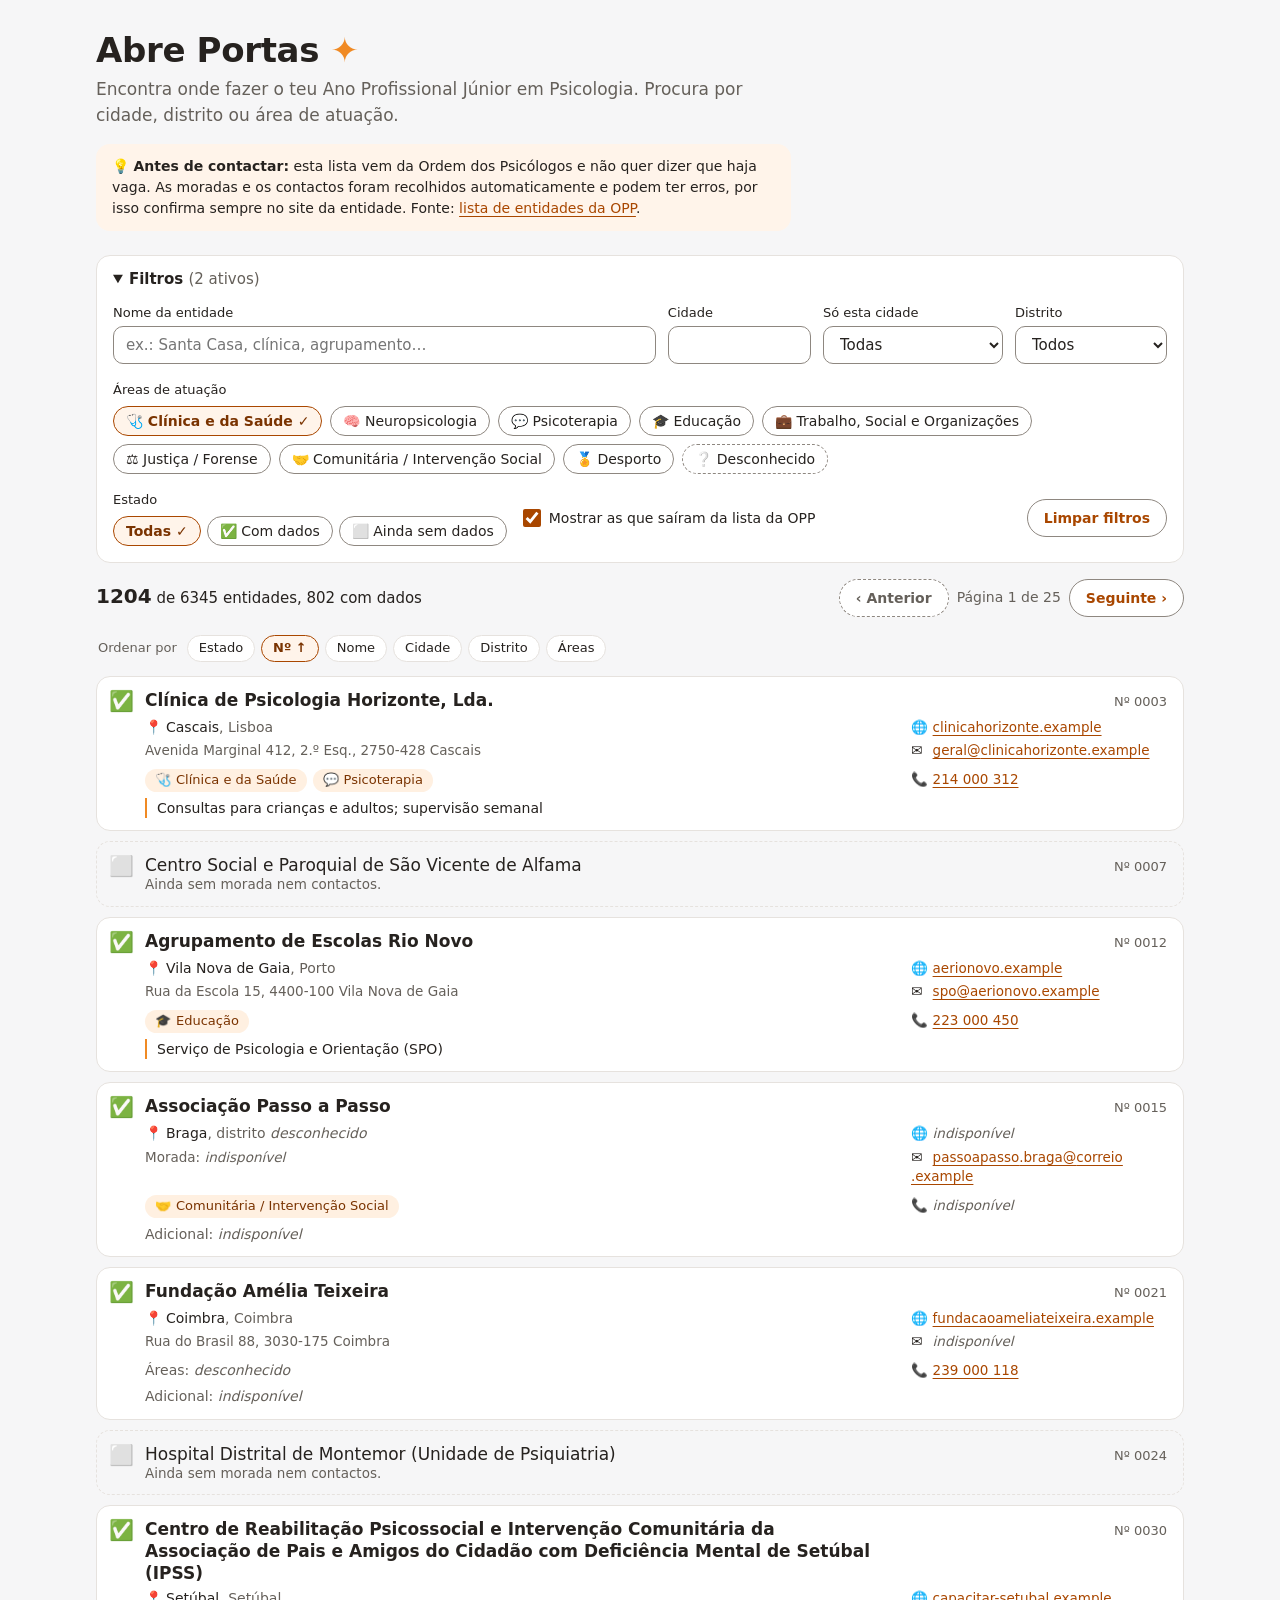
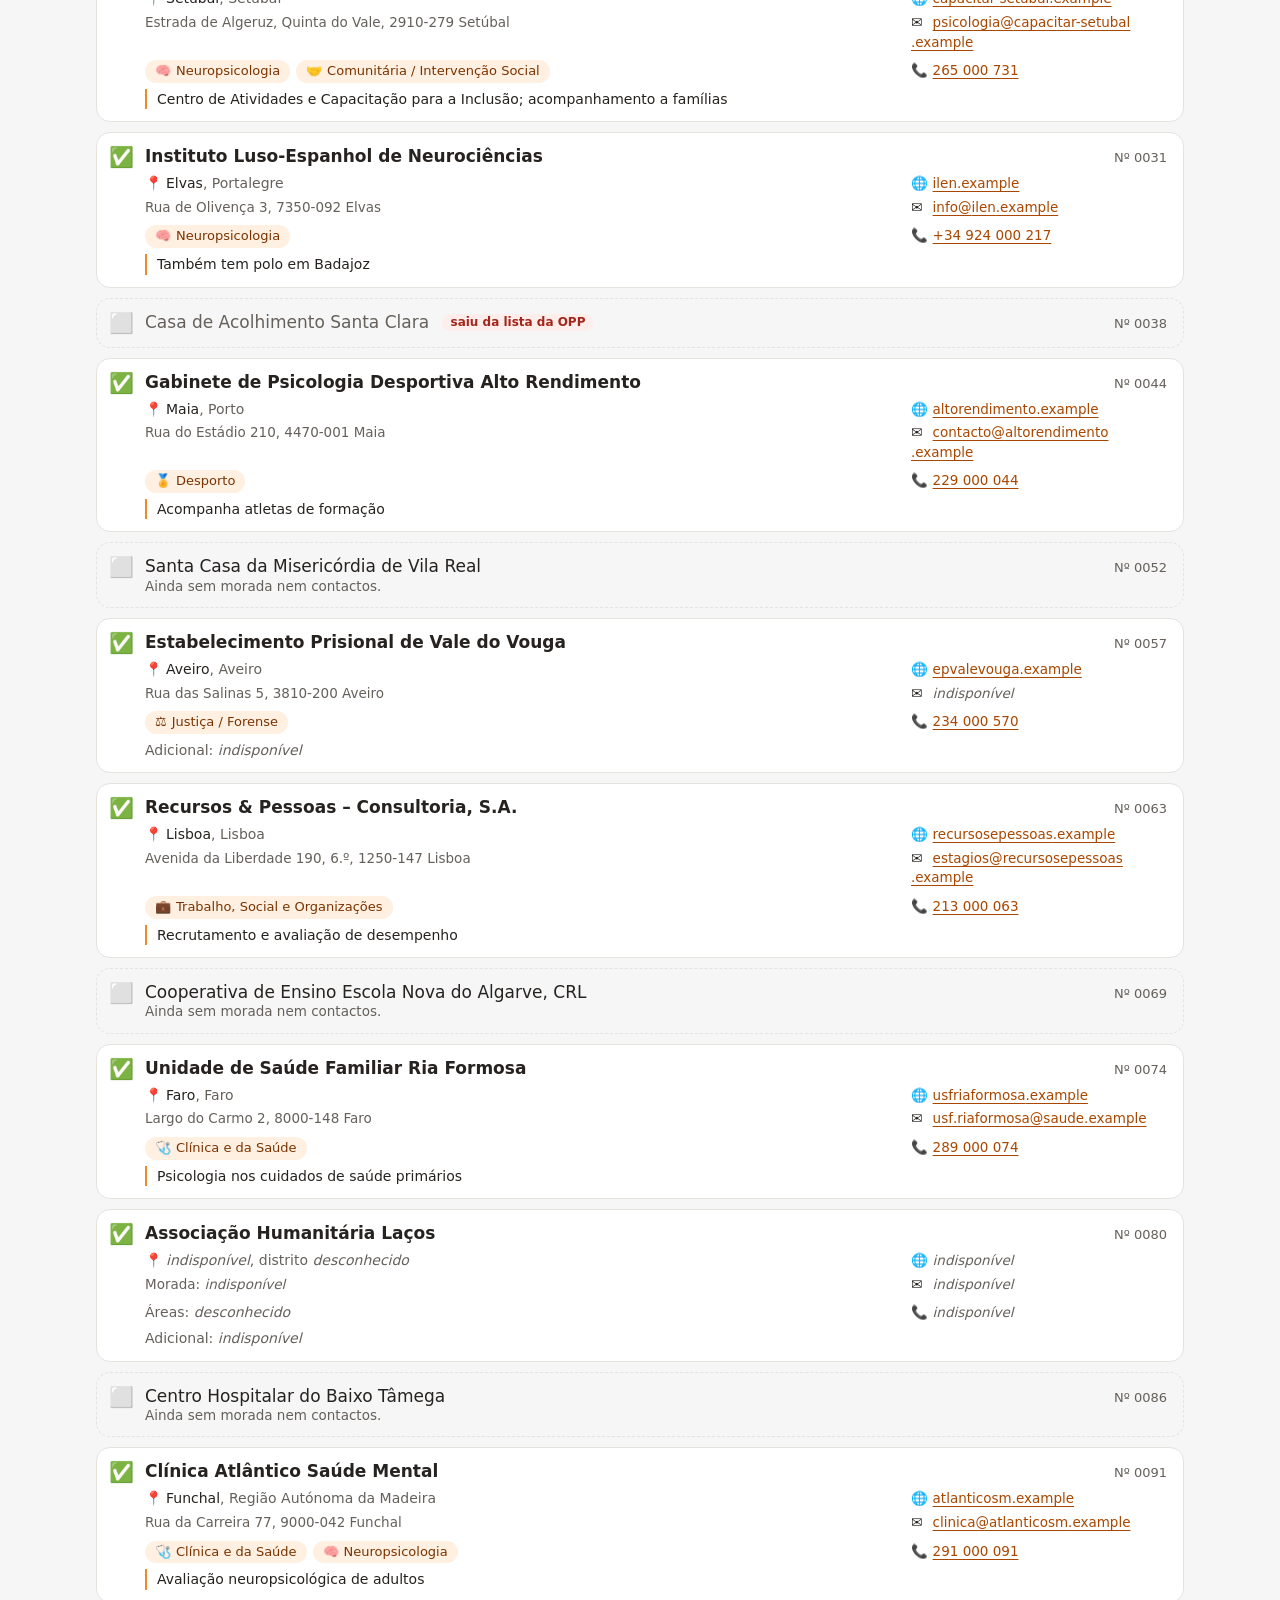
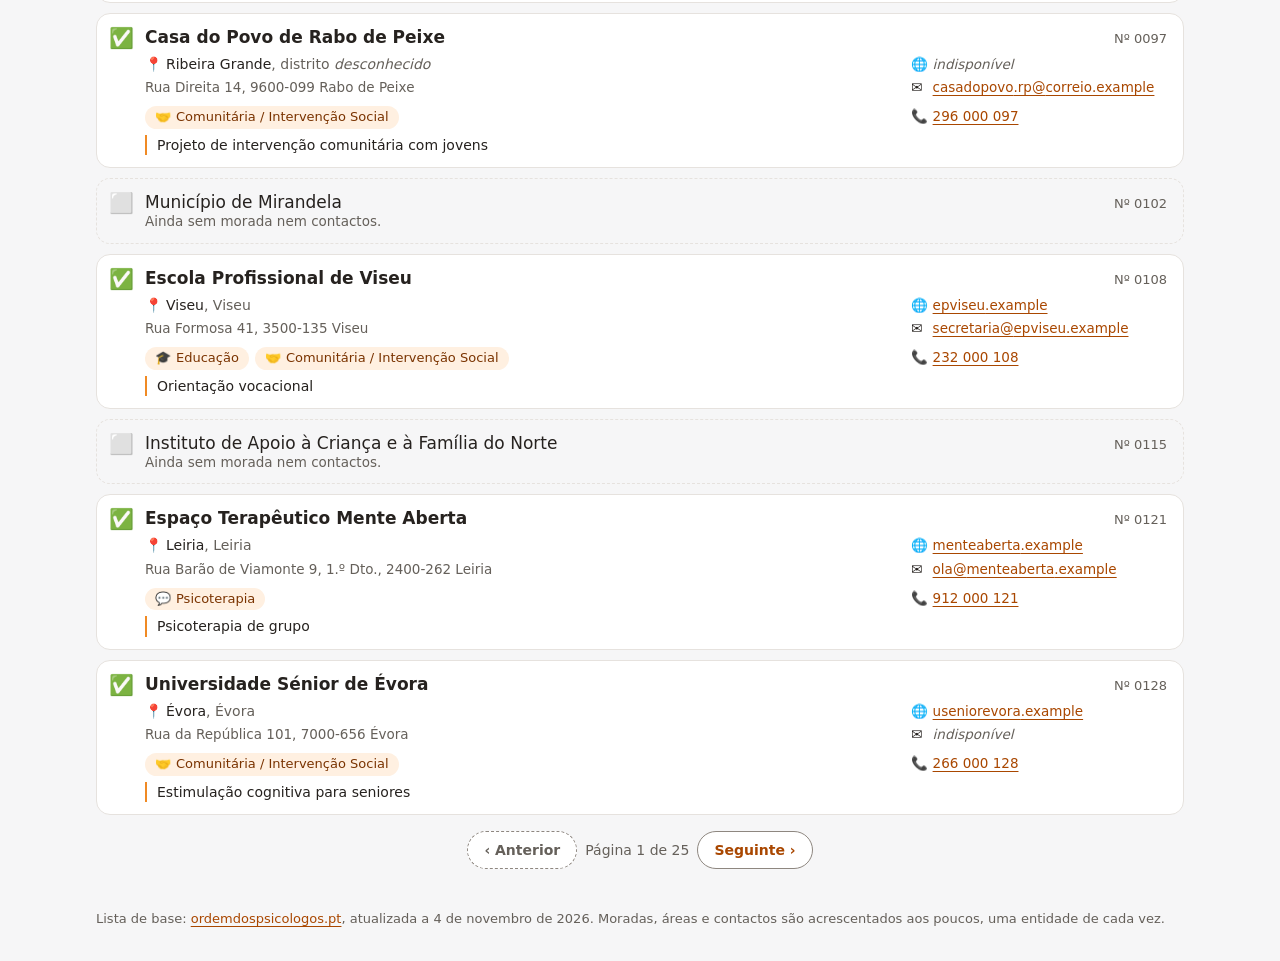
<file: docs/mockup/index.html>
<!doctype html>
<html lang="pt-PT">
<head>
<meta charset="utf-8">
<meta name="viewport" content="width=device-width,initial-scale=1">
<meta name="color-scheme" content="light dark">
<title>Abre Portas · Estágios de Psicologia</title>
<script>document.documentElement.classList.add('js')</script>
<link rel="stylesheet" href="app.css">
</head>
<body>
<div class="pagina">
<header class="topo">
  <h1>Abre Portas <span class="marca" aria-hidden="true">✦</span></h1>
  <p class="sub">Encontra onde fazer o teu Ano Profissional Júnior em Psicologia. Procura por cidade, distrito ou área de atuação.</p>
  <p class="aviso" role="note"><span aria-hidden="true">💡</span> <strong>Antes de contactar:</strong> esta lista vem da Ordem dos Psicólogos e não quer dizer que haja vaga. As moradas e os contactos foram recolhidos automaticamente e podem ter erros, por isso confirma sempre no site da entidade. Fonte: <a href="https://www.ordemdospsicologos.pt/pt/estagios/entidades">lista de entidades da OPP</a>.</p>
</header>
<noscript><p class="semjs">Sem JavaScript vês todas as entidades, sem filtros nem ordenação. Usa a pesquisa do navegador (Ctrl+F).</p></noscript>

<main>
<details id="painel" open>
<summary>Filtros <span id="ativos">(2 ativos)</span></summary>
<form id="filters" role="search" aria-label="Filtrar entidades">
  <div class="campos">
    <label class="campo nome">Nome da entidade <input type="search" name="nome" autocomplete="off" placeholder="ex.: Santa Casa, clínica, agrupamento…"></label>
    <label class="campo">Cidade <input type="search" name="cidade" list="cidades" autocomplete="off"></label>
    <label class="campo">Só esta cidade <select name="c"><option value="">Todas</option><option>Braga</option><option>Cascais</option><option>Coimbra</option><option>Vila Nova de Gaia</option></select></label>
    <label class="campo">Distrito <select name="d"><option value="">Todos</option><option>Aveiro</option><option>Lisboa</option><option>Porto</option><option value="desconhecido">Desconhecido</option></select></label>
  </div>
  <datalist id="cidades"><option value="Braga"><option value="Cascais"><option value="Coimbra"><option value="Vila Nova de Gaia"></datalist>
  <fieldset>
    <legend>Áreas de atuação</legend>
    <div class="opcoes">
      <label class="toggle"><input type="checkbox" name="a" value="clinica" checked><span><span aria-hidden="true">🩺</span> Clínica e da Saúde</span></label>
      <label class="toggle"><input type="checkbox" name="a" value="neuropsicologia"><span><span aria-hidden="true">🧠</span> Neuropsicologia</span></label>
      <label class="toggle"><input type="checkbox" name="a" value="psicoterapia"><span><span aria-hidden="true">💬</span> Psicoterapia</span></label>
      <label class="toggle"><input type="checkbox" name="a" value="educacao"><span><span aria-hidden="true">🎓</span> Educação</span></label>
      <label class="toggle"><input type="checkbox" name="a" value="organizacoes"><span><span aria-hidden="true">💼</span> Trabalho, Social e Organizações</span></label>
      <label class="toggle"><input type="checkbox" name="a" value="justica"><span><span aria-hidden="true">⚖️</span> Justiça / Forense</span></label>
      <label class="toggle"><input type="checkbox" name="a" value="comunitaria"><span><span aria-hidden="true">🤝</span> Comunitária / Intervenção Social</span></label>
      <label class="toggle"><input type="checkbox" name="a" value="desporto"><span><span aria-hidden="true">🏅</span> Desporto</span></label>
      <label class="toggle"><input type="checkbox" name="a" value="desconhecido"><span><span aria-hidden="true">❔</span> Desconhecido</span></label>
    </div>
  </fieldset>
  <div class="grupo">
    <fieldset class="campo">
      <legend>Estado</legend>
      <div class="seg">
        <label class="toggle"><input type="radio" name="estado" value="todos" checked><span>Todas</span></label>
        <label class="toggle"><input type="radio" name="estado" value="ok"><span>✅ Com dados</span></label>
        <label class="toggle"><input type="radio" name="estado" value="todo"><span>⬜ Ainda sem dados</span></label>
      </div>
    </fieldset>
    <label class="check"><input type="checkbox" name="rem" value="1" checked> Mostrar as que saíram da lista da OPP</label>
    <button type="reset" class="limpar">Limpar filtros</button>
  </div>
</form>
</details>

<div class="barra">
  <p id="count" aria-live="polite"><strong>1204</strong> de 6345 entidades, 802 com dados</p>
  <nav class="pager" aria-label="Paginação">
    <button type="button" data-p="prev" disabled>‹ Anterior</button>
    <span>Página 1 de 25</span>
    <button type="button" data-p="next">Seguinte ›</button>
  </nav>
</div>

<div id="vazio" hidden>
  <span class="grande" aria-hidden="true">🔍</span>
  <p><strong>Nenhuma entidade com estes filtros.</strong> Experimenta tirar uma área ou procurar pelo distrito em vez da cidade.</p>
  <button type="reset" form="filters">Limpar filtros</button>
</div>

<div class="tabela">
<table role="table" aria-label="Entidades de estágio da OPP">
<thead role="rowgroup"><tr role="row">
<th role="columnheader" scope="col" data-k="estado"><button type="button">Estado</button></th>
<th role="columnheader" scope="col" data-k="n" aria-sort="ascending"><button type="button">Nº</button></th>
<th role="columnheader" scope="col" data-k="nome"><button type="button">Nome</button></th>
<th role="columnheader" scope="col" data-k="cidade"><button type="button">Cidade</button></th>
<th role="columnheader" scope="col" data-k="distrito"><button type="button">Distrito</button></th>
<th role="columnheader" scope="col" class="nosort">Morada</th>
<th role="columnheader" scope="col" data-k="areas"><button type="button">Áreas</button></th>
<th role="columnheader" scope="col" class="nosort">Adicional</th>
<th role="columnheader" scope="col" class="nosort">Website</th>
<th role="columnheader" scope="col" class="nosort">E-mail</th>
<th role="columnheader" scope="col" class="nosort">Telefone</th>
</tr></thead>
<tbody id="rows" class="ready" role="rowgroup">
<tr id="e0003"><td>✅</td><td>0003</td><td>Clínica de Psicologia Horizonte, Lda.</td><td>Cascais</td><td>Lisboa</td><td>Avenida Marginal 412, 2.º Esq., 2750-428 Cascais</td><td>clinica psicoterapia</td><td>Consultas para crianças e adultos; supervisão semanal</td><td>https://www.clinicahorizonte.example</td><td>geral@clinicahorizonte.example</td><td>+351 214 000 312</td></tr>
<tr id="e0007"><td>⬜</td><td>0007</td><td>Centro Social e Paroquial de São Vicente de Alfama</td><td></td><td></td><td></td><td></td><td></td><td></td><td></td><td></td></tr>
<tr id="e0012"><td>✅</td><td>0012</td><td>Agrupamento de Escolas Rio Novo</td><td>Vila Nova de Gaia</td><td>Porto</td><td>Rua da Escola 15, 4400-100 Vila Nova de Gaia</td><td>educacao</td><td>Serviço de Psicologia e Orientação (SPO)</td><td>https://aerionovo.example</td><td>spo@aerionovo.example</td><td>+351 223 000 450</td></tr>
<tr id="e0015"><td>✅</td><td>0015</td><td>Associação Passo a Passo</td><td>Braga</td><td><i>desconhecido</i></td><td><i>indisponível</i></td><td>comunitaria</td><td><i>indisponível</i></td><td><i>indisponível</i></td><td>passoapasso.braga@correio.example</td><td><i>indisponível</i></td></tr>
<tr id="e0021"><td>✅</td><td>0021</td><td>Fundação Amélia Teixeira</td><td>Coimbra</td><td>Coimbra</td><td>Rua do Brasil 88, 3030-175 Coimbra</td><td><i>desconhecido</i></td><td><i>indisponível</i></td><td>https://fundacaoameliateixeira.example</td><td><i>indisponível</i></td><td>+351 239 000 118</td></tr>
<tr id="e0024"><td>⬜</td><td>0024</td><td>Hospital Distrital de Montemor (Unidade de Psiquiatria)</td><td></td><td></td><td></td><td></td><td></td><td></td><td></td><td></td></tr>
<tr id="e0030"><td>✅</td><td>0030</td><td>Centro de Reabilitação Psicossocial e Intervenção Comunitária da Associação de Pais e Amigos do Cidadão com Deficiência Mental de Setúbal (IPSS)</td><td>Setúbal</td><td>Setúbal</td><td>Estrada de Algeruz, Quinta do Vale, 2910-279 Setúbal</td><td>neuropsicologia comunitaria</td><td>Centro de Atividades e Capacitação para a Inclusão; acompanhamento a famílias</td><td>https://www.capacitar-setubal.example</td><td>psicologia@capacitar-setubal.example</td><td>+351 265 000 731</td></tr>
<tr id="e0031"><td>✅</td><td>0031</td><td>Instituto Luso-Espanhol de Neurociências</td><td>Elvas</td><td>Portalegre</td><td>Rua de Olivença 3, 7350-092 Elvas</td><td>neuropsicologia</td><td>Também tem polo em Badajoz</td><td>https://ilen.example</td><td>info@ilen.example</td><td>+34 924 000 217</td></tr>
<tr id="e0038" data-removed="1"><td>⬜</td><td>0038</td><td>Casa de Acolhimento Santa Clara</td><td></td><td></td><td></td><td></td><td></td><td></td><td></td><td></td></tr>
<tr id="e0044"><td>✅</td><td>0044</td><td>Gabinete de Psicologia Desportiva Alto Rendimento</td><td>Maia</td><td>Porto</td><td>Rua do Estádio 210, 4470-001 Maia</td><td>desporto</td><td>Acompanha atletas de formação</td><td>https://altorendimento.example</td><td>contacto@altorendimento.example</td><td>+351 229 000 044</td></tr>
<tr id="e0052"><td>⬜</td><td>0052</td><td>Santa Casa da Misericórdia de Vila Real</td><td></td><td></td><td></td><td></td><td></td><td></td><td></td><td></td></tr>
<tr id="e0057"><td>✅</td><td>0057</td><td>Estabelecimento Prisional de Vale do Vouga</td><td>Aveiro</td><td>Aveiro</td><td>Rua das Salinas 5, 3810-200 Aveiro</td><td>justica</td><td><i>indisponível</i></td><td>https://www.epvalevouga.example</td><td><i>indisponível</i></td><td>+351 234 000 570</td></tr>
<tr id="e0063"><td>✅</td><td>0063</td><td>Recursos &amp; Pessoas – Consultoria, S.A.</td><td>Lisboa</td><td>Lisboa</td><td>Avenida da Liberdade 190, 6.º, 1250-147 Lisboa</td><td>organizacoes</td><td>Recrutamento e avaliação de desempenho</td><td>https://recursosepessoas.example</td><td>estagios@recursosepessoas.example</td><td>+351 213 000 063</td></tr>
<tr id="e0069"><td>⬜</td><td>0069</td><td>Cooperativa de Ensino Escola Nova do Algarve, CRL</td><td></td><td></td><td></td><td></td><td></td><td></td><td></td><td></td></tr>
<tr id="e0074"><td>✅</td><td>0074</td><td>Unidade de Saúde Familiar Ria Formosa</td><td>Faro</td><td>Faro</td><td>Largo do Carmo 2, 8000-148 Faro</td><td>clinica</td><td>Psicologia nos cuidados de saúde primários</td><td>https://usfriaformosa.example</td><td>usf.riaformosa@saude.example</td><td>+351 289 000 074</td></tr>
<tr id="e0080"><td>✅</td><td>0080</td><td>Associação Humanitária Laços</td><td><i>indisponível</i></td><td><i>desconhecido</i></td><td><i>indisponível</i></td><td><i>desconhecido</i></td><td><i>indisponível</i></td><td><i>indisponível</i></td><td><i>indisponível</i></td><td><i>indisponível</i></td></tr>
<tr id="e0086"><td>⬜</td><td>0086</td><td>Centro Hospitalar do Baixo Tâmega</td><td></td><td></td><td></td><td></td><td></td><td></td><td></td><td></td></tr>
<tr id="e0091"><td>✅</td><td>0091</td><td>Clínica Atlântico Saúde Mental</td><td>Funchal</td><td>Região Autónoma da Madeira</td><td>Rua da Carreira 77, 9000-042 Funchal</td><td>clinica neuropsicologia</td><td>Avaliação neuropsicológica de adultos</td><td>https://atlanticosm.example</td><td>clinica@atlanticosm.example</td><td>+351 291 000 091</td></tr>
<tr id="e0097"><td>✅</td><td>0097</td><td>Casa do Povo de Rabo de Peixe</td><td>Ribeira Grande</td><td><i>desconhecido</i></td><td>Rua Direita 14, 9600-099 Rabo de Peixe</td><td>comunitaria</td><td>Projeto de intervenção comunitária com jovens</td><td><i>indisponível</i></td><td>casadopovo.rp@correio.example</td><td>+351 296 000 097</td></tr>
<tr id="e0102"><td>⬜</td><td>0102</td><td>Município de Mirandela</td><td></td><td></td><td></td><td></td><td></td><td></td><td></td><td></td></tr>
<tr id="e0108"><td>✅</td><td>0108</td><td>Escola Profissional de Viseu</td><td>Viseu</td><td>Viseu</td><td>Rua Formosa 41, 3500-135 Viseu</td><td>educacao comunitaria</td><td>Orientação vocacional</td><td>https://epviseu.example</td><td>secretaria@epviseu.example</td><td>+351 232 000 108</td></tr>
<tr id="e0115"><td>⬜</td><td>0115</td><td>Instituto de Apoio à Criança e à Família do Norte</td><td></td><td></td><td></td><td></td><td></td><td></td><td></td><td></td></tr>
<tr id="e0121"><td>✅</td><td>0121</td><td>Espaço Terapêutico Mente Aberta</td><td>Leiria</td><td>Leiria</td><td>Rua Barão de Viamonte 9, 1.º Dto., 2400-262 Leiria</td><td>psicoterapia</td><td>Psicoterapia de grupo</td><td>https://menteaberta.example</td><td>ola@menteaberta.example</td><td>+351 912 000 121</td></tr>
<tr id="e0128"><td>✅</td><td>0128</td><td>Universidade Sénior de Évora</td><td>Évora</td><td>Évora</td><td>Rua da República 101, 7000-656 Évora</td><td>comunitaria</td><td>Estimulação cognitiva para seniores</td><td>https://useniorevora.example</td><td><i>indisponível</i></td><td>+351 266 000 128</td></tr>
</tbody>
</table>
</div>

<nav class="pager pager-fim" aria-label="Paginação, fim da lista">
  <button type="button" data-p="prev" disabled>‹ Anterior</button>
  <span>Página 1 de 25</span>
  <button type="button" data-p="next">Seguinte ›</button>
</nav>
</main>

<footer>
  Lista de base: <a href="https://www.ordemdospsicologos.pt/pt/estagios/entidades">ordemdospsicologos.pt</a>, atualizada a 4 de novembro de 2026. Moradas, áreas e contactos são acrescentados aos poucos, uma entidade de cada vez.
</footer>
</div>

<!-- MOCKUP ONLY. enhance() below produces the exact DOM app.js must produce; the rest only toggles visual state. -->
<script>
(function () {
  var L = {clinica:['🩺','Clínica e da Saúde'], neuropsicologia:['🧠','Neuropsicologia'], psicoterapia:['💬','Psicoterapia'], educacao:['🎓','Educação'],
    organizacoes:['💼','Trabalho, Social e Organizações'], justica:['⚖️','Justiça / Forense'], comunitaria:['🤝','Comunitária / Intervenção Social'], desporto:['🏅','Desporto']};
  var NEW = '<span class="vh"> (abre noutra janela)</span>';
  function el(tag, cls, text) { var e = document.createElement(tag); if (cls) e.className = cls; if (text) e.textContent = text; return e; }
  function link(href, label, ext) {
    var a = el('a'); a.href = href;
    label.split(/(?<=@)|(?=\.)/).forEach(function (p, i) { if (i) a.append(el('wbr')); a.append(p); });
    if (ext) { a.target = '_blank'; a.rel = 'noopener'; a.insertAdjacentHTML('beforeend', NEW); }
    return a;
  }
  function area(k) { var s = el('span', 'area'), i = el('span', '', L[k][0]); i.setAttribute('aria-hidden', 'true'); s.append(i, L[k][1]); return s; }
  function enhance(tr) {
    var c = tr.cells, has = function (td) { return td.textContent && !td.querySelector('i'); };
    tr.setAttribute('role', 'row'); Array.prototype.forEach.call(c, function (td) { td.setAttribute('role', 'cell'); });
    var ok = c[0].textContent === '✅', s = el('span', ok ? 'st' : 'st st-todo', c[0].textContent);
    s.setAttribute('role', 'img'); s.setAttribute('aria-label', ok ? 'Preenchido' : 'Por preencher'); s.title = s.getAttribute('aria-label');
    c[0].replaceChildren(s);
    if (has(c[6])) { var w = el('span', 'areas'); c[6].textContent.split(' ').forEach(function (k) { w.append(area(k)); }); c[6].replaceChildren(w); }
    if (has(c[8])) { var u = new URL(c[8].textContent); c[8].replaceChildren(link(u.href, u.hostname.replace(/^www\./, ''), true)); }
    if (has(c[9])) c[9].replaceChildren(link('mailto:' + c[9].textContent, c[9].textContent));
    if (has(c[10])) { var t = c[10].textContent; c[10].replaceChildren(link('tel:' + t.replace(/ /g, ''), t.replace(/^\+351 /, ''))); }
    if (tr.dataset.removed) c[2].append(' ', el('span', 'removida', 'saiu da lista da OPP'));
  }
  Array.prototype.forEach.call(document.getElementById('rows').rows, enhance);

  var ths = document.querySelectorAll('thead th');
  ths.forEach(function (th) {
    th.querySelector('button').addEventListener('click', function () {
      var dir = th.getAttribute('aria-sort') === 'ascending' ? 'descending' : 'ascending';
      ths.forEach(function (o) { o.removeAttribute('aria-sort'); }); th.setAttribute('aria-sort', dir);
    });
  });

  var f = document.getElementById('filters');
  function active() {
    var n = 0;
    ['nome', 'cidade', 'c', 'd'].forEach(function (k) { if (f.elements[k].value) n++; });
    n += f.querySelectorAll('[name=a]:checked').length;
    if (f.elements.estado.value !== 'todos') n++; if (f.elements.rem.checked) n++;
    document.getElementById('ativos').textContent = n ? '(' + n + (n > 1 ? ' ativos)' : ' ativo)') : '';
  }
  f.addEventListener('input', active); f.addEventListener('reset', function () { setTimeout(active); });
  active();
  if (matchMedia('(max-width: 719px)').matches) document.getElementById('painel').open = false;

  if (location.hash === '#vazio') {
    document.querySelector('.tabela').hidden = true; document.getElementById('vazio').hidden = false;
    document.getElementById('count').innerHTML = '<strong>0</strong> de 6345 entidades';
    document.querySelectorAll('.pager').forEach(function (p) { p.hidden = true; });
  }
})();
</script>
</body>
</html>
</file>
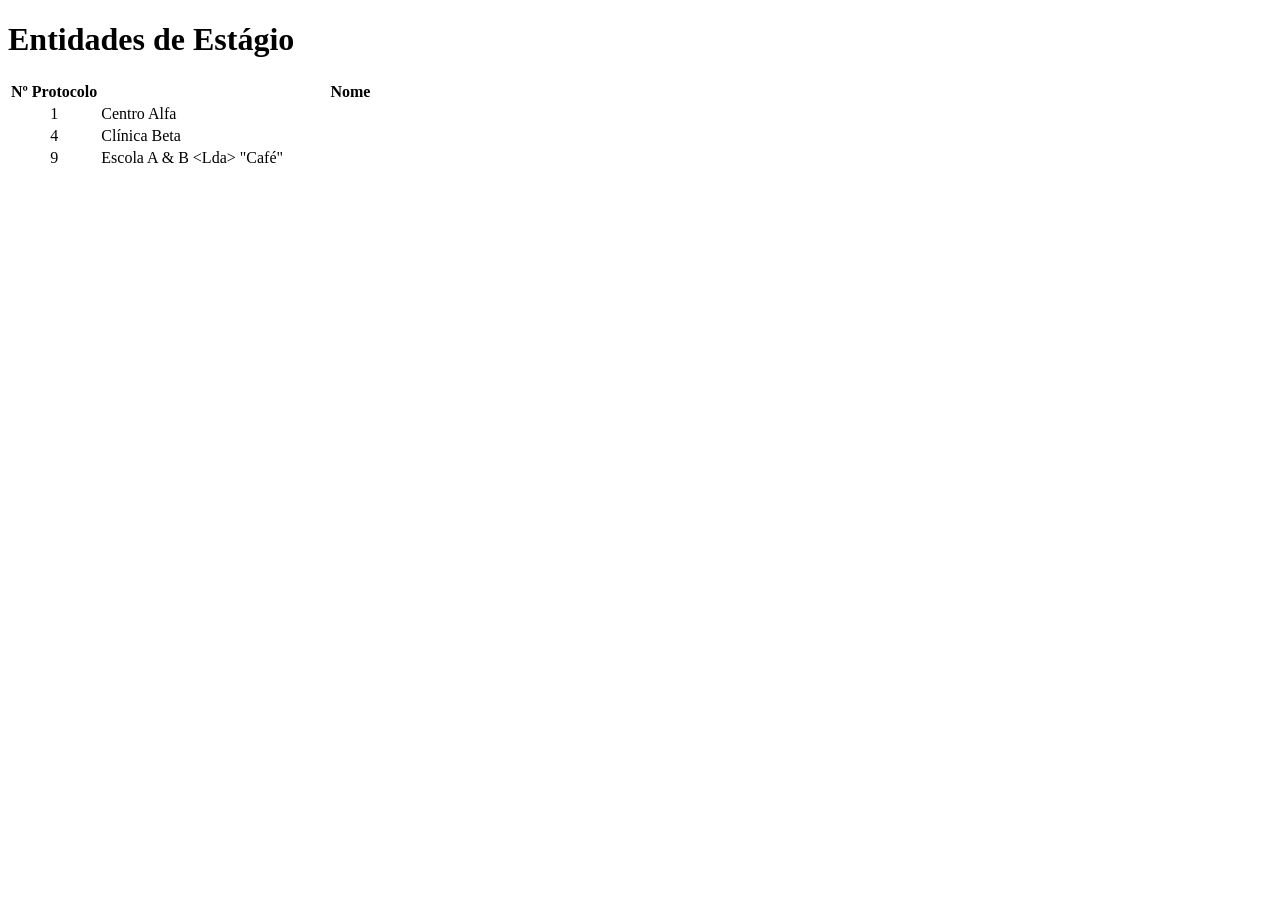
<file: tests/opp-a.html>
<!DOCTYPE html>
<html lang="pt-pt">
<head><meta charset="utf-8"><title>Entidades de Estágio</title></head>
<body>
<h1>Entidades de Estágio</h1>
<table class="mainlisting">
<thead>
<tr>
<th style="width: 15%;">Nº Protocolo</th>
<th>Nome</th>
</tr>
</thead>
<tbody>
<tr>
<td style="text-align: center;">1</td>
<td>Centro Alfa</td>
</tr>
<tr>
<td style="text-align: center;">4</td>
<td>Clínica Beta</td>
</tr>
<tr>
<td style="text-align: center;">9</td>
<td>Escola A &amp; B &lt;Lda&gt; &quot;Café&quot;</td>
</tr>
</tbody>
</table>
</body>
</html>
</file>
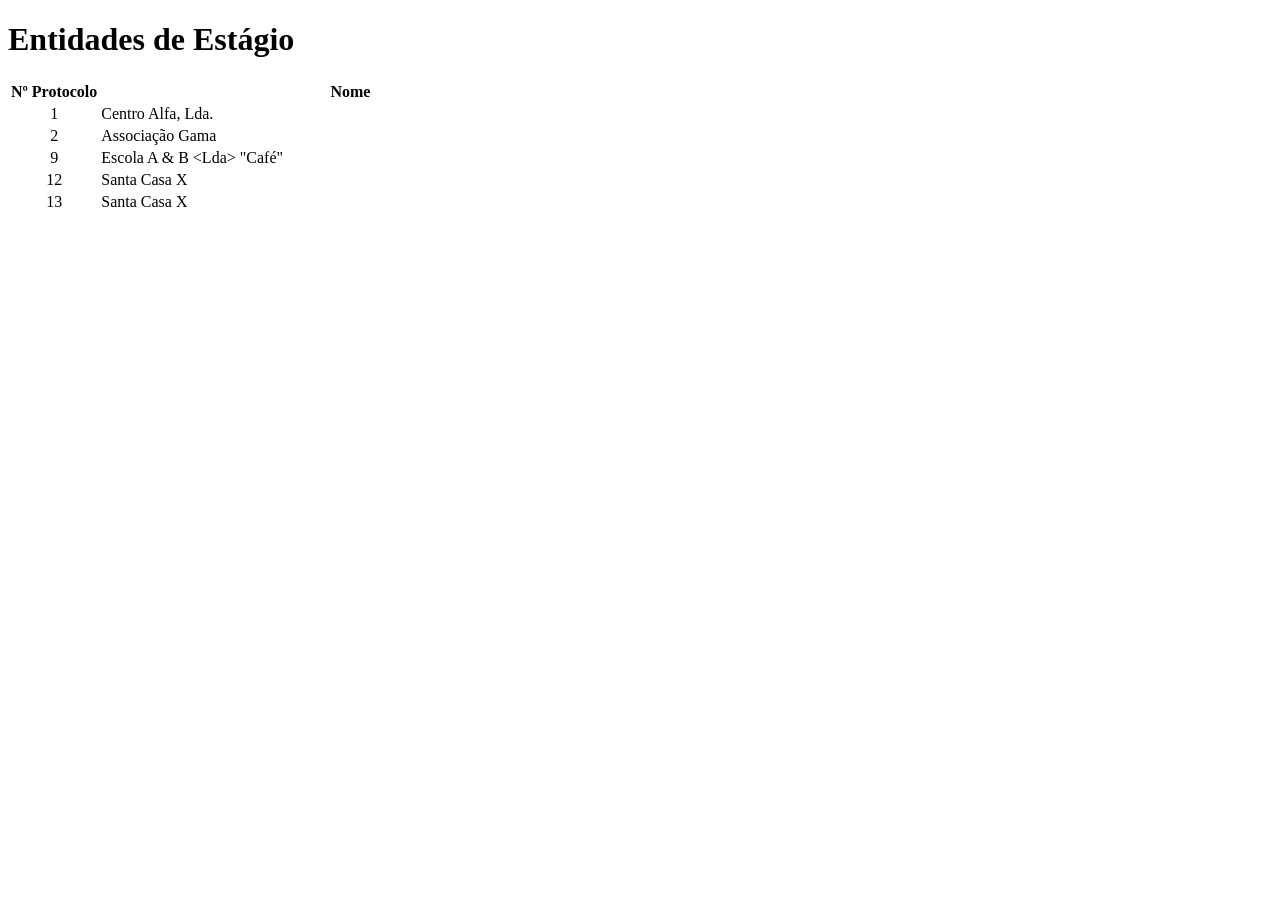
<file: tests/opp-b.html>
<!DOCTYPE html>
<html lang="pt-pt">
<head><meta charset="utf-8"><title>Entidades de Estágio</title></head>
<body>
<h1>Entidades de Estágio</h1>
<table class="mainlisting">
<thead>
<tr>
<th style="width: 15%;">Nº Protocolo</th>
<th>Nome</th>
</tr>
</thead>
<tbody>
<tr>
<td style="text-align: center;">1</td>
<td>Centro Alfa, Lda.</td>
</tr>
<tr>
<td style="text-align: center;">2</td>
<td>Associação Gama</td>
</tr>
<tr>
<td style="text-align: center;">9</td>
<td>Escola A &amp; B &lt;Lda&gt; &quot;Café&quot;</td>
</tr>
<tr>
<td style="text-align: center;">12</td>
<td>Santa Casa X</td>
</tr>
<tr>
<td style="text-align: center;">13</td>
<td>Santa Casa X</td>
</tr>
</tbody>
</table>
</body>
</html>
</file>
<file: docs/mockup/app.css>
/* Abre Portas: app.css. System fonts only, no external requests.
   Layout: the real <table> is displayed as a list of entity cards; thead becomes a bar of sort pills. */

:root {
  color-scheme: light dark;
  --bg: #f6f6f7;       /* page */
  --card: #ffffff;     /* entity cards, filter panel, fields */
  --soft: #fff4ea;     /* orange wash: disclaimer, card hover, checked chip */
  --fg: #26221f;
  --muted: #65605a;    /* indisponível, desconhecido, secondary text */
  --line: #e6e2de;     /* card borders (decorative) */
  --edge: #8e8780;     /* field and pill borders (≥3:1) */
  --accent: #a94700;   /* orange ink: links, focus ring, active sort */
  --rule: #f08a24;     /* bright orange: decorative only, never text */
  --chip: #fff0e1;     /* área pills */
  --chip-fg: #7a3300;
  --warn: #a3261b;     /* "removida da OPP" */
  --warn-bg: #fdeeec;

  --sans: system-ui, -apple-system, "Segoe UI", Roboto, "Noto Sans", "Helvetica Neue", Arial, sans-serif;
  --round: ui-rounded, "SF Pro Rounded", "Arial Rounded MT Bold", "Nunito", "Varela Round", system-ui, sans-serif;
  --r-card: 14px; --r-field: 10px; --r-pill: 999px;
  --s1: 4px; --s2: 8px; --s3: 12px; --s4: 16px; --s5: 24px; --s6: 32px;
}
@media (prefers-color-scheme: dark) {
  :root {
    --bg: #161618; --card: #212124; --soft: #2e2219;
    --fg: #ecebe8; --muted: #a8a39d; --line: #34322f; --edge: #7a746e;
    --accent: #ffa95e; --rule: #e07a1f; --chip: #3a2818; --chip-fg: #ffd0a3;
    --warn: #ff9a8f; --warn-bg: #3b1c19;
  }
}

*, *::before, *::after { box-sizing: border-box; }
html { -webkit-text-size-adjust: 100%; }
body { margin: 0; background: var(--bg); color: var(--fg); font: 15px/1.5 var(--sans); }
.pagina { max-width: 1120px; margin: 0 auto; padding: 0 var(--s4); }
a { color: var(--accent); text-underline-offset: 3px; text-decoration-thickness: 1px; }
a:hover { text-decoration-thickness: 2px; }
:focus-visible { outline: 2px solid var(--accent); outline-offset: 2px; }
[hidden] { display: none !important; }
.vh { position: absolute !important; width: 1px; height: 1px; overflow: hidden; clip: rect(0 0 0 0); clip-path: inset(50%); white-space: nowrap; }

/* ---------- Header ---------- */
.topo { padding: var(--s6) 0 var(--s5); }
.topo h1 { margin: 0; font: 700 34px/1.1 var(--round); letter-spacing: -0.01em; }
.topo h1 .marca { color: var(--rule); }
.topo .sub { margin: var(--s2) 0 var(--s4); font-size: 17px; color: var(--muted); max-width: 60ch; }
.aviso { margin: 0; padding: var(--s3) var(--s4); max-width: 78ch; background: var(--soft); border-radius: var(--r-card); font-size: 14px; }
.aviso strong { font-weight: 600; }
.semjs { margin: 0 0 var(--s3); font-size: 14px; color: var(--muted); }

/* ---------- Filter panel ---------- */
#painel { background: var(--card); border: 1px solid var(--line); border-radius: var(--r-card); }
#painel > summary { padding: var(--s3) var(--s4); font-weight: 600; cursor: pointer; border-radius: var(--r-card); }
#painel > summary #ativos { font-weight: 400; color: var(--muted); }
html:not(.js) #painel, html:not(.js) .barra, html:not(.js) .pager, html:not(.js) thead { display: none; }
#filters { padding: 0 var(--s4) var(--s4); display: grid; gap: var(--s4); }
.campos { display: flex; flex-wrap: wrap; gap: var(--s3); align-items: end; }
.campo { display: grid; gap: 4px; font-size: 13px; font-weight: 500; }
.campo input, .campo select {
  font: 15px/1.3 var(--sans); color: var(--fg); background: var(--card);
  border: 1px solid var(--edge); border-radius: var(--r-field); padding: 7px 12px; min-height: 38px;
}
.campo.nome { flex: 1 1 18rem; }
.campo.nome input[type="search"] { width: 100%; }
.campo input[type="search"] { width: 15ch; }
.campo select { max-width: 22ch; }
fieldset { border: 0; margin: 0; padding: 0; min-width: 0; }
legend { padding: 0; font-size: 13px; font-weight: 500; margin-bottom: 6px; }
.grupo { display: flex; flex-wrap: wrap; gap: var(--s3) var(--s4); align-items: center; }
.opcoes { display: flex; flex-wrap: wrap; gap: var(--s2); }

/* checkbox / radio as pills; the native input stays the clicked and focused control */
.toggle { position: relative; display: inline-flex; cursor: pointer; font-size: 14px; }
.toggle input { position: absolute; opacity: 0; inset: 0; margin: 0; cursor: pointer; }
.toggle input + span { padding: 5px 12px; border: 1px solid var(--edge); border-radius: var(--r-pill); background: var(--card); line-height: 1.3; }
.toggle:hover input + span { border-color: var(--accent); }
.toggle input:checked + span { background: var(--soft); border-color: var(--accent); color: var(--chip-fg); font-weight: 600; }
.toggle input:checked + span::after { content: "\00a0✓"; }
.toggle input:focus-visible + span { outline: 2px solid var(--accent); outline-offset: 2px; }
.toggle input[value="desconhecido"] + span { border-style: dashed; }
.seg { display: inline-flex; flex-wrap: wrap; gap: 6px; }
.check { display: inline-flex; gap: 8px; align-items: center; font-size: 14px; cursor: pointer; }
.check input { accent-color: var(--accent); width: 18px; height: 18px; margin: 0; }

button.limpar, .pager button, #vazio button {
  font: 600 14px/1.3 var(--sans); color: var(--accent); background: var(--card);
  border: 1px solid var(--edge); border-radius: var(--r-pill); padding: 7px 16px; min-height: 38px; cursor: pointer;
}
button.limpar { margin-left: auto; }
button:hover:not(:disabled) { border-color: var(--accent); background: var(--soft); }
button:disabled { color: var(--muted); border-style: dashed; cursor: default; }

/* ---------- Count + pager ---------- */
.barra, .pager-fim { display: flex; flex-wrap: wrap; gap: var(--s2) var(--s4); align-items: center; padding: var(--s4) 0 var(--s2); }
#count { margin: 0; font-size: 15px; }
#count strong { font: 700 20px/1 var(--round); font-variant-numeric: tabular-nums; }
.pager { margin-left: auto; display: flex; gap: var(--s2); align-items: center; font-size: 14px; color: var(--muted); font-variant-numeric: tabular-nums; }
.pager-fim { justify-content: center; padding-bottom: var(--s5); }
.pager-fim.pager { margin: 0; }
#vazio { margin: var(--s3) 0 var(--s5); padding: var(--s6) var(--s4); text-align: center; background: var(--card); border: 1px dashed var(--edge); border-radius: var(--r-card); }
#vazio .grande { display: block; font-size: 32px; margin-bottom: var(--s2); }
#vazio p { margin: 0 auto var(--s3); max-width: 46ch; }

/* ---------- The table, as a list ---------- */
table, thead, tbody, tr, th, td, caption { display: block; }
table { font-size: 14px; line-height: 1.45; }
.js #rows:not(.ready) { display: none; }

/* thead = sort bar of pills */
thead { position: sticky; top: 0; z-index: 2; background: var(--bg); padding: var(--s2) 0; }
thead tr { display: flex; gap: 6px; align-items: center; overflow-x: auto; scrollbar-width: thin; padding: 2px; }
thead tr::before { content: "Ordenar por"; flex: none; font-size: 13px; color: var(--muted); margin-right: 4px; }
th { flex: none; padding: 0; }
thead button {
  font: 500 13px/1.3 var(--sans); color: var(--fg); background: var(--card); cursor: pointer;
  border: 1px solid var(--line); border-radius: var(--r-pill); padding: 4px 11px; white-space: nowrap;
}
thead button:hover { border-color: var(--accent); }
th[aria-sort] button { background: var(--soft); border-color: var(--accent); color: var(--chip-fg); font-weight: 600; }
th[aria-sort="ascending"] button::after { content: "\00a0↑"; }
th[aria-sort="descending"] button::after { content: "\00a0↓"; }

/* each row = a card. Grid: status | cidade | distrito | contacts */
tbody { display: grid; gap: 10px; padding-top: var(--s1); }
tbody tr {
  display: grid; grid-template-columns: 2.25rem auto minmax(0, 1fr) minmax(13rem, 17rem);
  align-items: baseline; row-gap: 4px;
  background: var(--card); border: 1px solid var(--line); border-radius: var(--r-card); padding: var(--s3) var(--s4) var(--s3) var(--s3);
}
tbody tr:hover { border-color: var(--rule); }
td { padding: 0; min-width: 0; }
td:empty { display: none; }
td i { color: var(--muted); }

td:nth-child(1) { grid-column: 1; grid-row: 1; align-self: start; font-size: 20px; line-height: 1.2; }
td:nth-child(3) { grid-column: 2 / 4; grid-row: 1; font-size: 17px; font-weight: 600; line-height: 1.3; padding-right: var(--s3); }
td:nth-child(2) { grid-column: 4; grid-row: 1; justify-self: end; font-size: 13px; color: var(--muted); font-variant-numeric: tabular-nums; }
td:nth-child(2)::before { content: "Nº "; }
td:nth-child(4) { grid-column: 2; grid-row: 2; font-weight: 500; }
td:nth-child(4)::before { content: "📍" / ""; margin-right: 4px; font-style: normal; }
td:nth-child(5) { grid-column: 3; grid-row: 2; color: var(--muted); }
td:nth-child(5)::before { content: ",\00a0"; }
td:nth-child(5):has(> i)::before { content: ",\00a0 distrito\00a0 "; }
td:nth-child(6) { grid-column: 2 / 4; grid-row: 3; color: var(--muted); font-size: 13.5px; padding-right: var(--s3); }
td:nth-child(6):has(> i)::before { content: "Morada:\00a0 "; }
td:nth-child(7) { grid-column: 2 / 4; grid-row: 4; padding: 4px var(--s3) 2px 0; }
td:nth-child(7):has(> i)::before { content: "Áreas:\00a0 "; color: var(--muted); }
td:nth-child(8) { grid-column: 2 / 4; grid-row: 5; padding-right: var(--s3); }
td:nth-child(8):not(:has(> i)) { padding-left: 10px; border-left: 2px solid var(--rule); }
td:nth-child(8):has(> i)::before { content: "Adicional:\00a0 "; color: var(--muted); }
td:nth-child(9), td:nth-child(10), td:nth-child(11) { grid-column: 4; padding-left: var(--s4); font-size: 13.5px; overflow-wrap: anywhere; }
td:nth-child(9) { grid-row: 2; } td:nth-child(10) { grid-row: 3; } td:nth-child(11) { grid-row: 4; font-variant-numeric: tabular-nums; }
td:nth-child(9)::before { content: "🌐" / ""; } td:nth-child(10)::before { content: "✉️" / ""; } td:nth-child(11)::before { content: "📞" / ""; }
td:nth-child(n+9):nth-child(-n+11)::before { display: inline-block; width: 1.6em; font-style: normal; }

/* ⬜ rows: lighter card, one friendly line instead of empty fields */
tbody tr:has(.st-todo) { background: transparent; border-style: dashed; }
tbody tr:has(.st-todo) td:nth-child(3) { font-weight: 500; }
tbody tr:has(.st-todo):not([data-removed]) td:nth-child(3)::after {
  content: "Ainda sem morada nem contactos."; display: block; font-size: 13.5px; font-weight: 400; color: var(--muted);
}
tr[data-removed] td:nth-child(3) { color: var(--muted); }

/* cell enhancements */
.st { line-height: 1; }
.areas { display: flex; flex-wrap: wrap; gap: 6px; }
.area { display: inline-flex; gap: 5px; align-items: baseline; padding: 2px 10px; border-radius: var(--r-pill); background: var(--chip); color: var(--chip-fg); font-size: 13px; font-weight: 500; }
.removida { display: inline-block; margin-left: 8px; padding: 1px 8px; border-radius: var(--r-pill); color: var(--warn); background: var(--warn-bg); font-size: 12px; font-weight: 600; vertical-align: 2px; }

footer { padding: var(--s4) 0 var(--s6); font-size: 13px; color: var(--muted); }

/* ---------- Mobile: single-column cards ---------- */
@media (max-width: 719px) {
  .topo { padding-top: var(--s5); }
  .topo h1 { font-size: 28px; }
  .topo .sub { font-size: 16px; }
  .campos .campo { flex: 1 1 100%; }
  .campo input[type="search"], .campo select { width: 100%; max-width: none; min-height: 44px; font-size: 16px; }
  .toggle input + span { padding: 7px 12px; }
  button.limpar { margin-left: 0; }
  .pager { margin-left: 0; width: 100%; justify-content: space-between; }
  tbody tr { display: flex; flex-wrap: wrap; align-items: baseline; gap: 4px 0; padding: var(--s3); }
  td:nth-child(n) { flex: 1 1 100%; padding-left: 0; padding-right: 0; }
  td:nth-child(1) { flex: 0 0 auto; font-size: 18px; margin-right: 8px; }
  td:nth-child(2) { flex: 1 1 auto; text-align: right; }
  td:nth-child(4), td:nth-child(5) { flex: 0 1 auto; }
  td:nth-child(8):not(:has(> i)) { padding-left: 10px; }
  td:nth-child(9), td:nth-child(10), td:nth-child(11) { font-size: 14px; }
  td:nth-child(9) { margin-top: 4px; }
  td:nth-child(n+9):nth-child(-n+11) a { display: inline-block; padding: 3px 0; }
}

@media print {
  #painel, .barra, .pager-fim, thead { display: none; }
  tbody tr { break-inside: avoid; }
}

/* columns that are not sortable: kept for screen readers, hidden from the sort bar */
th.nosort{position:absolute;width:1px;height:1px;overflow:hidden;clip:rect(0 0 0 0);white-space:nowrap}
</file>
